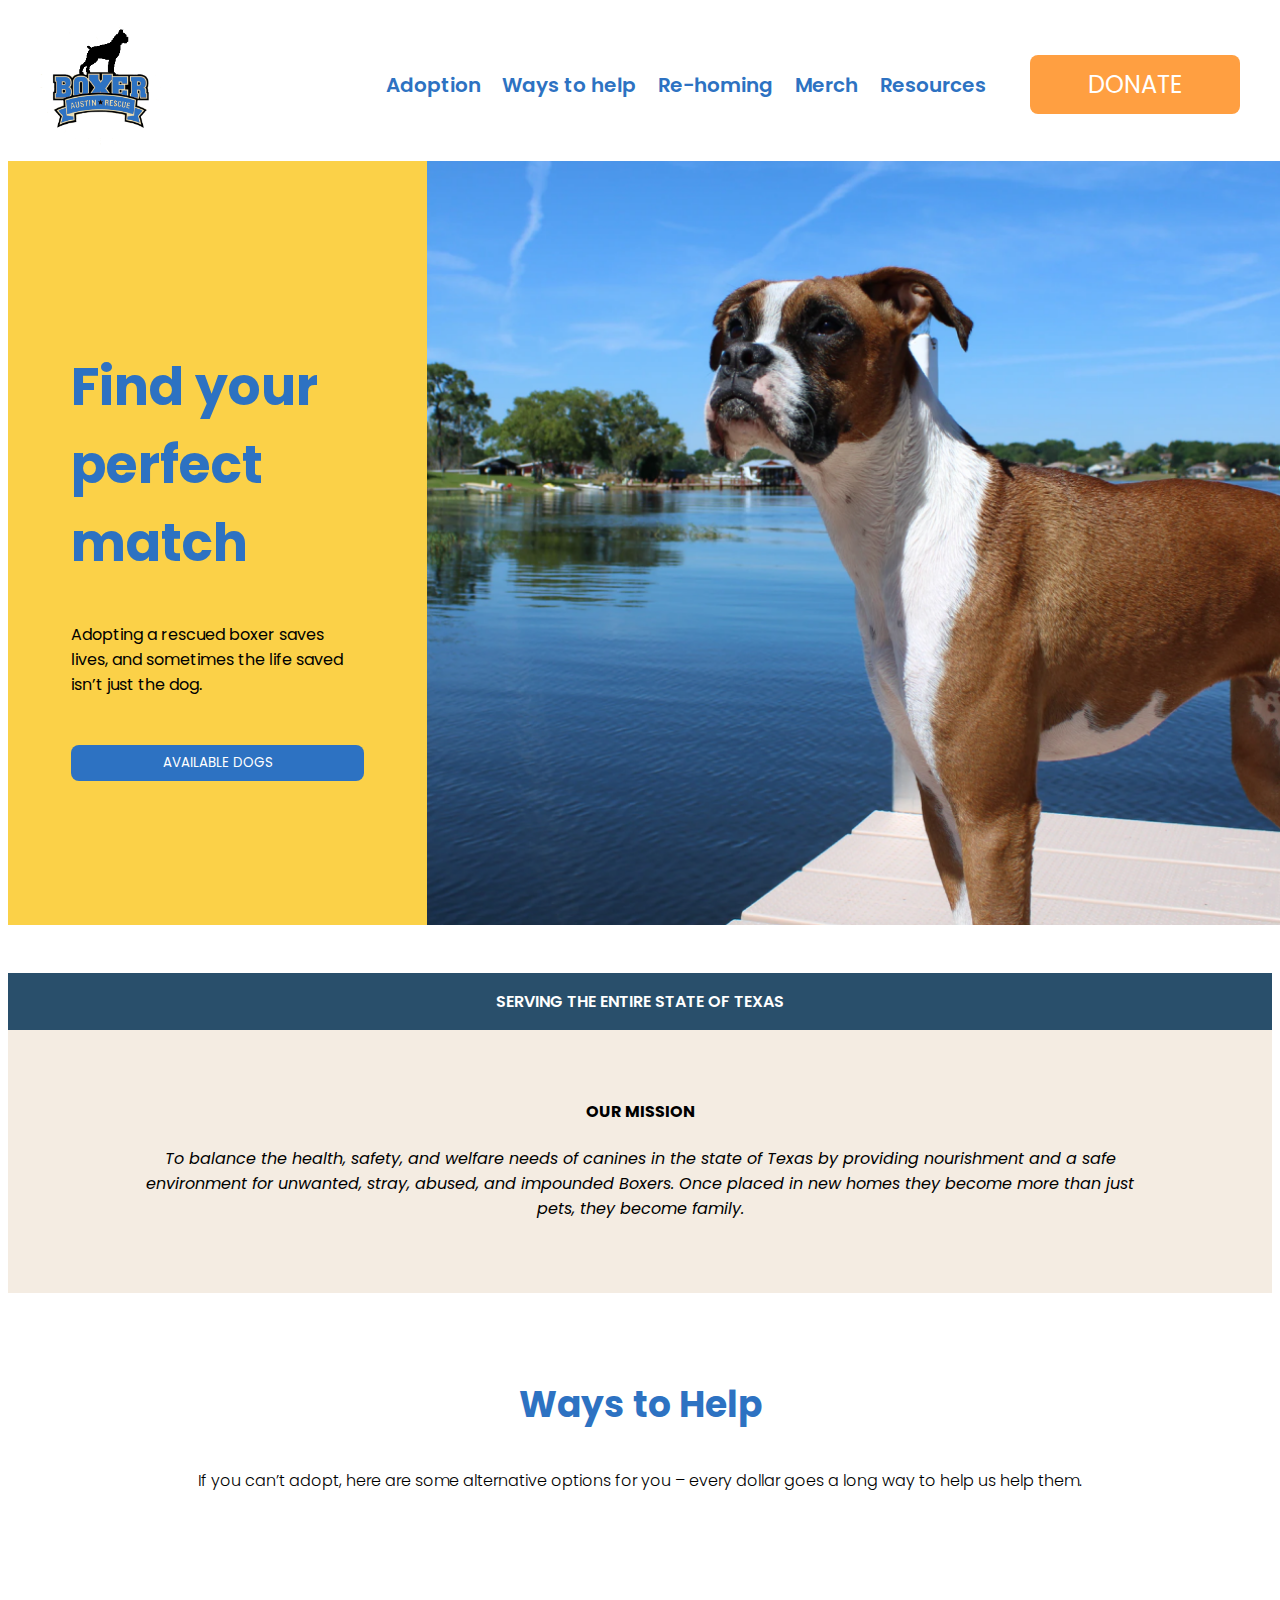
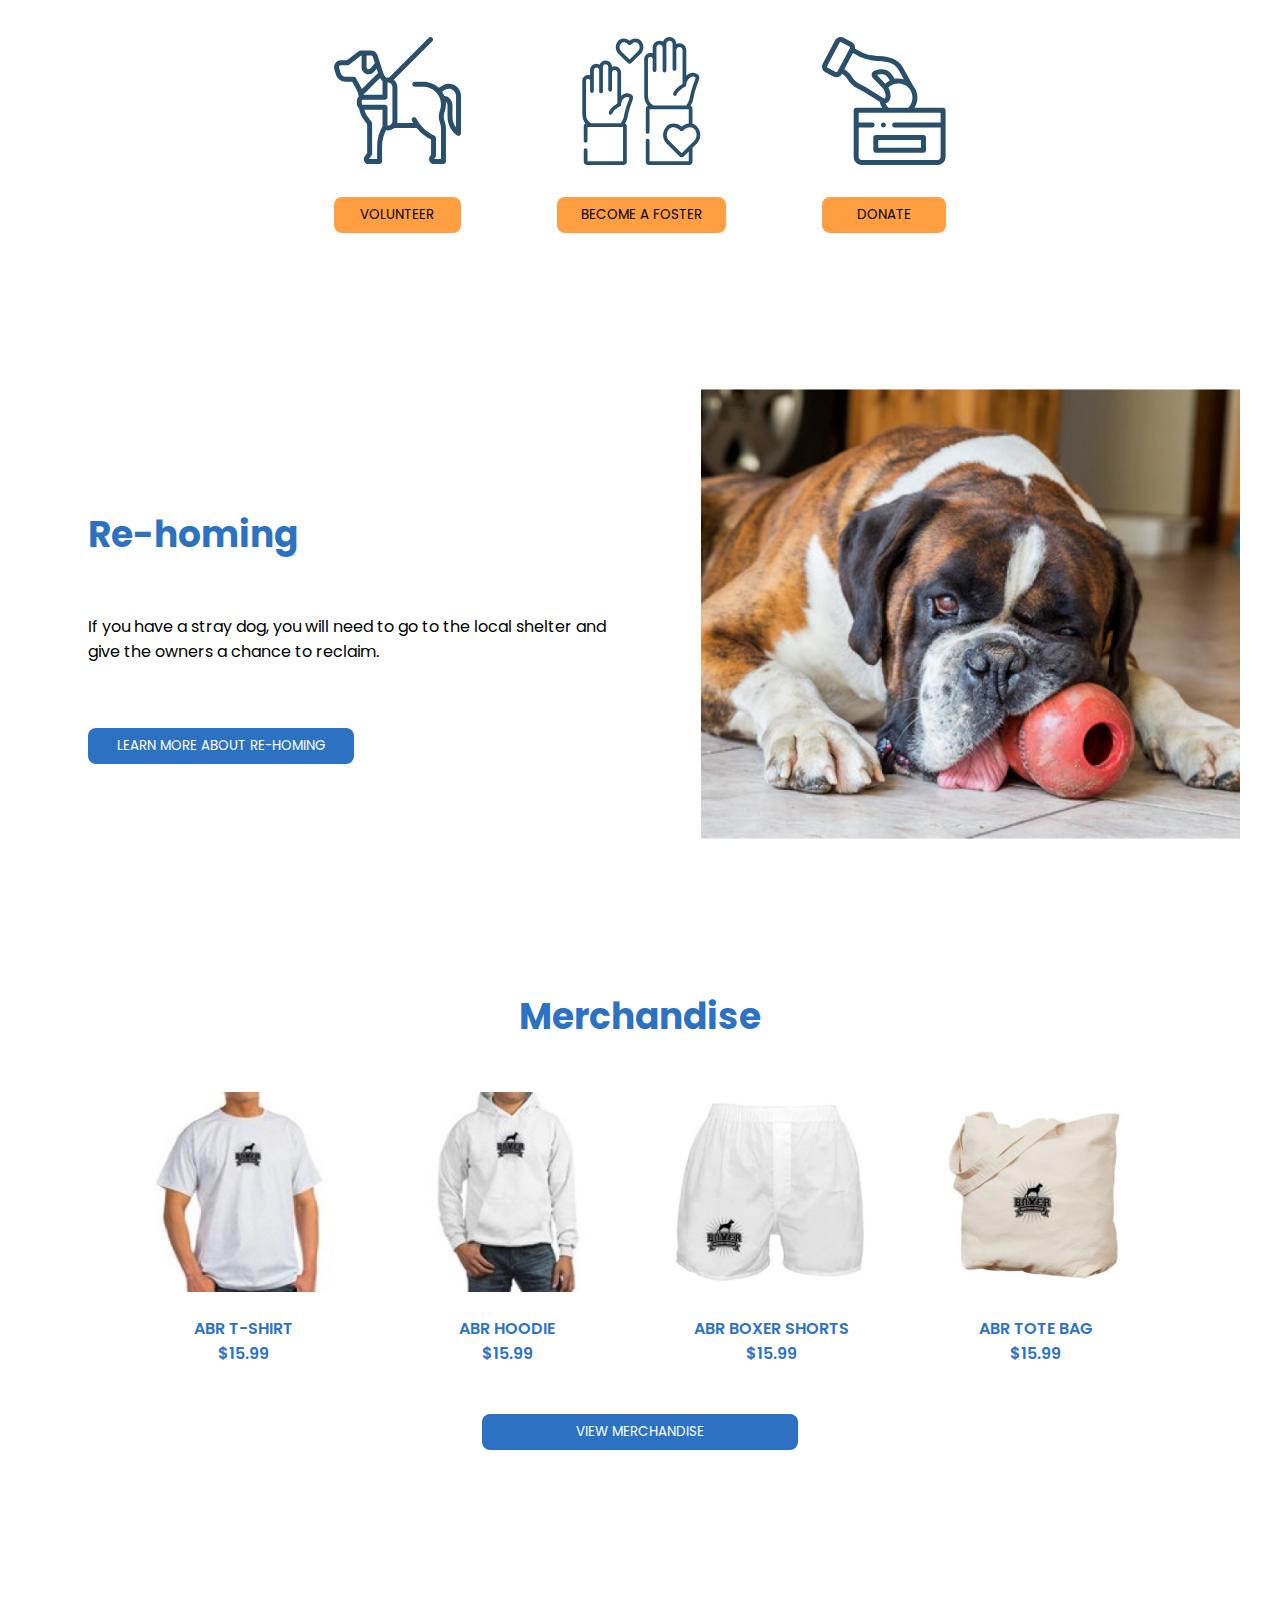
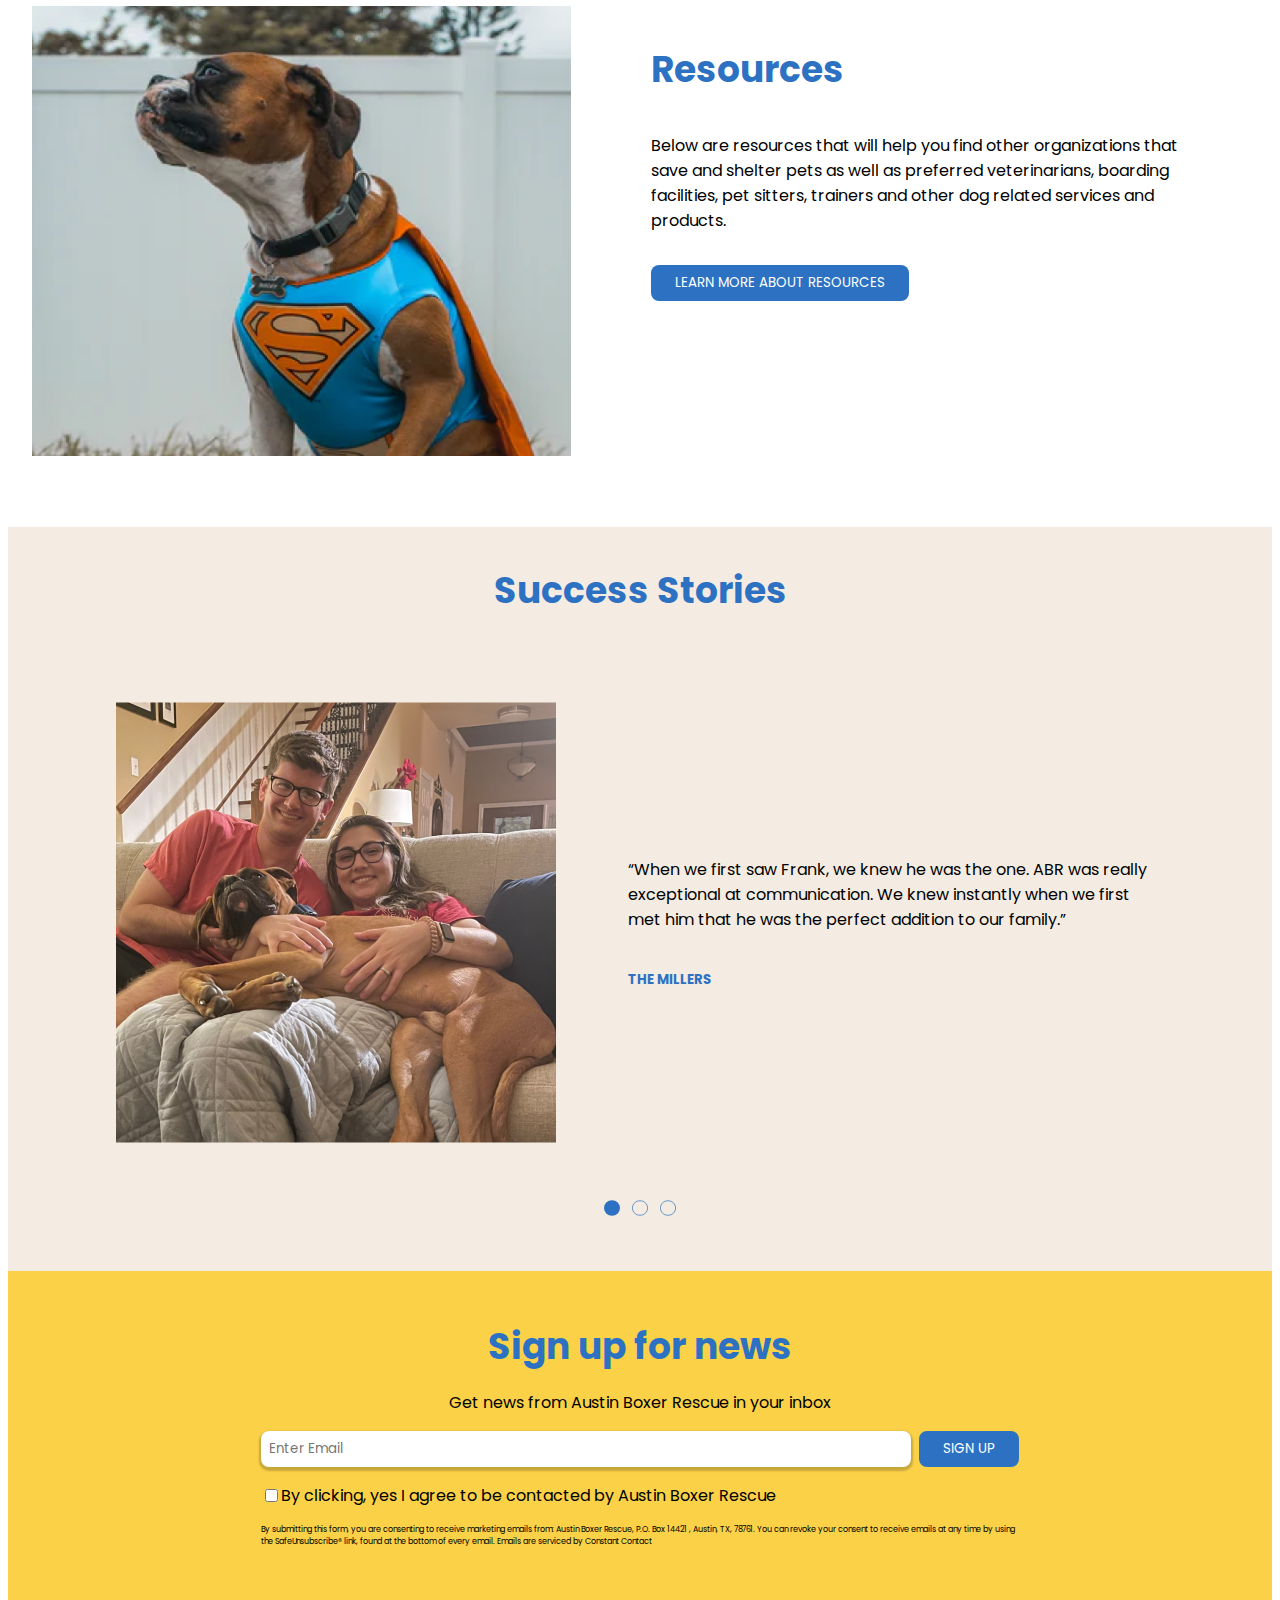
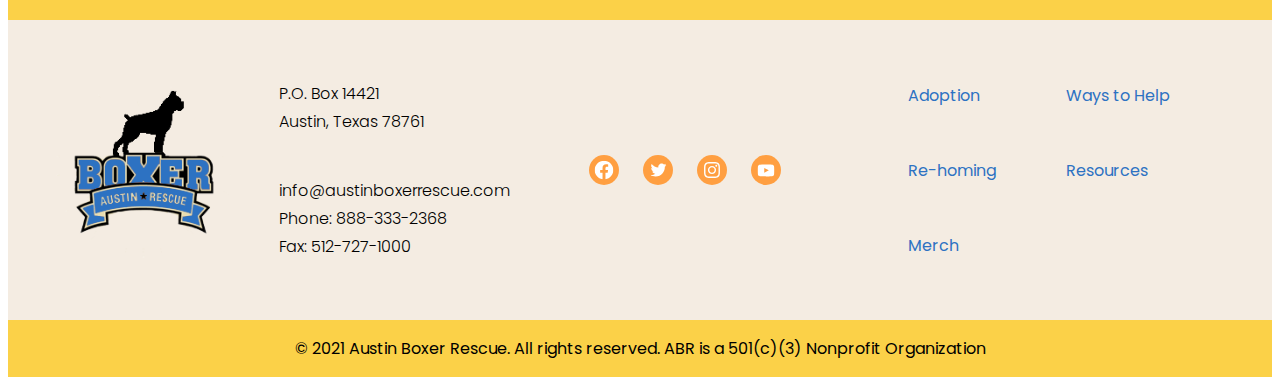
<file: index.html>
<!DOCTYPE html>
<html>
    <head>
        <link rel="stylesheet" href="css/style.css">
        <link rel="preconnect" href="https://fonts.gstatic.com">
        <link href="https://fonts.googleapis.com/css2?family=Poppins:wght@100;200;300;400;500;600;700&display=swap" rel="stylesheet">
    </head>
    <body>
        <header>
            <img id="logo" src="images/abrLogo.png">
            <nav>
                <a href="#">Adoption</a>
                <a href="./waysToHelp.html">Ways to help</a>
                <a href="#">Re-homing</a>
                <a href="#">Merch</a>
                <a href="#">Resources</a>
            </nav>
            <button>DONATE</button>
        </header>
        <section id="hero">
            <div class="left">
                <h2>Find your perfect match</h2>
                <p>Adopting a rescued boxer saves lives, and sometimes the life saved isn’t just the dog.</p>
                <button>AVAILABLE DOGS</button>
            </div>
            <div class="right">
                <img id="heroImg" src="images/heroImg.png">
            </div>
        </section>
        <section id="mission">
            <div class="top">
                <p>SERVING THE ENTIRE STATE OF TEXAS</p>
            </div>
            <div class="bottom">
                <h4>OUR MISSION</h4>
                <i>To balance the health, safety, and welfare needs of canines in the state of Texas by providing nourishment and a safe environment for unwanted, stray, abused, and impounded Boxers. Once placed in new homes they become more than just pets, they become family.</i>
            </div>
        </section>
        <section id="actions">
            <div>
                <h3 class="sectionHeader centered">Ways to Help</h3>
                <p>If you can’t adopt, here are some alternative options for you – every dollar goes a long way to help us help them.</p>
            </div>
            <div id="actionRow">
                <div class="actionIcon">
                    <img src="images/volunteer.svg">
                    <button>VOLUNTEER</button>
                </div>
                <div class="actionIcon">
                    <img src="images/foster.svg">
                    <button>BECOME A FOSTER</button>
                </div>
                <div class="actionIcon">
                    <img src="images/donate.svg">
                    <button>DONATE</button>
                </div>
            </div>
        </section>
        <section id="rehoming">
            <div class="left">
                <h3 class="sectionHeader">Re-homing</h3>
                <p>If you have a stray dog, you will need to go to the local shelter and give the owners a chance to reclaim.</p>
                <button>LEARN MORE ABOUT RE-HOMING</button>
            </div>
            <div class="right">
                <img src="images/rehomingImg.png">
            </div>
        </section>
        <section id="merchandise">
            <h4 class="sectionHeader centered">Merchandise</h4>
            <div id="productRow">
                <div class="product">
                    <img src="images/TshirtImg.png">
                    <a href="#">ABR T-SHIRT<br>$15.99</a>
                </div>
                <div class="product">
                    <img src="images/HoodieImg.png">
                    <a href="#">ABR HOODIE<br>$15.99</a>
                </div>
                <div class="product">
                    <img src="images/ShortsImg.png">
                    <a href="#">ABR BOXER SHORTS<br>$15.99</a>
                </div>
                <div class="product">
                    <img src="images/ToteImg.png">
                    <a href="#">ABR TOTE BAG<br>$15.99</a>
                </div>
            </div>
            <button>VIEW MERCHANDISE</button>
        </section>
        <section id="resources">
            <div class="left">
                <img src="images/ResourcesImg.png">
            </div>
            <div class="right">
                <h3 class="sectionHeader">Resources</h3>
                <p>Below are resources that will help you find other organizations that save and shelter pets as well as preferred veterinarians, boarding facilities, pet sitters, trainers and other dog related services and products.</p>
                <button>LEARN MORE ABOUT RESOURCES</button>
            </div>
        </section>
        <section id="successStories" class="carousel">
            <h3 class="sectionHeader">Success Stories</h3>
            <div id="testimonial">
                <div class="left">
                    <img src="images/theMillers.png">
                </div>
                <div class="right">
                    <p>“When we first saw Frank, we knew he was the one. ABR was really exceptional at communication. We knew instantly when we first met him that he was the perfect addition to our family.”</p>
                    <h5>THE MILLERS</h5>
                </div>
            </div>
            <div id="pages">
                <img src="images/ellipse_fill.svg">
                <img src="images/ellipse_empty.svg">
                <img src="images/ellipse_empty.svg">
            </div>
        </section>
        <section id="subscribe">
            <h3 class="sectionHeader">Sign up for news</h3>
            <p>Get news from Austin Boxer Rescue in your inbox</p>
            <div id="emailInput">
                <input placeholder="Enter Email">
                <button>SIGN UP</button>
            </div>
            <div id="checkboxInput">
                <input type="checkbox">
                <p>By clicking, yes I agree to be contacted by Austin Boxer Rescue</p>
            </div>
            <span>By submitting this form, you are consenting to receive marketing emails from: Austin Boxer Rescue, P.O. Box 14421 , Austin, TX, 78761. You can revoke your consent to receive emails at any time by using the SafeUnsubscribe® link, found at the bottom of every email. Emails are serviced by Constant Contact</span>
        </section>
        <footer>
            <div id="footer">
                <img id="footerLogo" src="images/abrLogo.png">
                <div>
                    <p>P.O. Box 14421</p>
                    <p>Austin, Texas 78761</p>
                    <br>
                    <p>info@austinboxerrescue.com</p>
                    <p>Phone: 888-333-2368</p>
                    <p>Fax: 512-727-1000</p>
                </div>
                <div id="icons">
                    <img src="images/Facebook Icon.svg">
                    <img src="images/Twitter Icon.svg">
                    <img src="images/Instagram Icon.svg">
                    <img src="images/Youtube Icon.svg">
                </div>
                <div id="links">
                    <a href="#">Adoption</a>
                    <a href="waysToHelp.html">Ways to Help</a>
                    <a href="#">Re-homing</a>
                    <a href="#">Resources</a>
                    <a href="#">Merch</a>
                </div>
            </div>
            <div id="copyright">
                <p>© 2021 Austin Boxer Rescue. All rights reserved. ABR is a 501(c)(3) Nonprofit Organization </p>
            </div>
        </footer>
    </body>
</html>
</file>
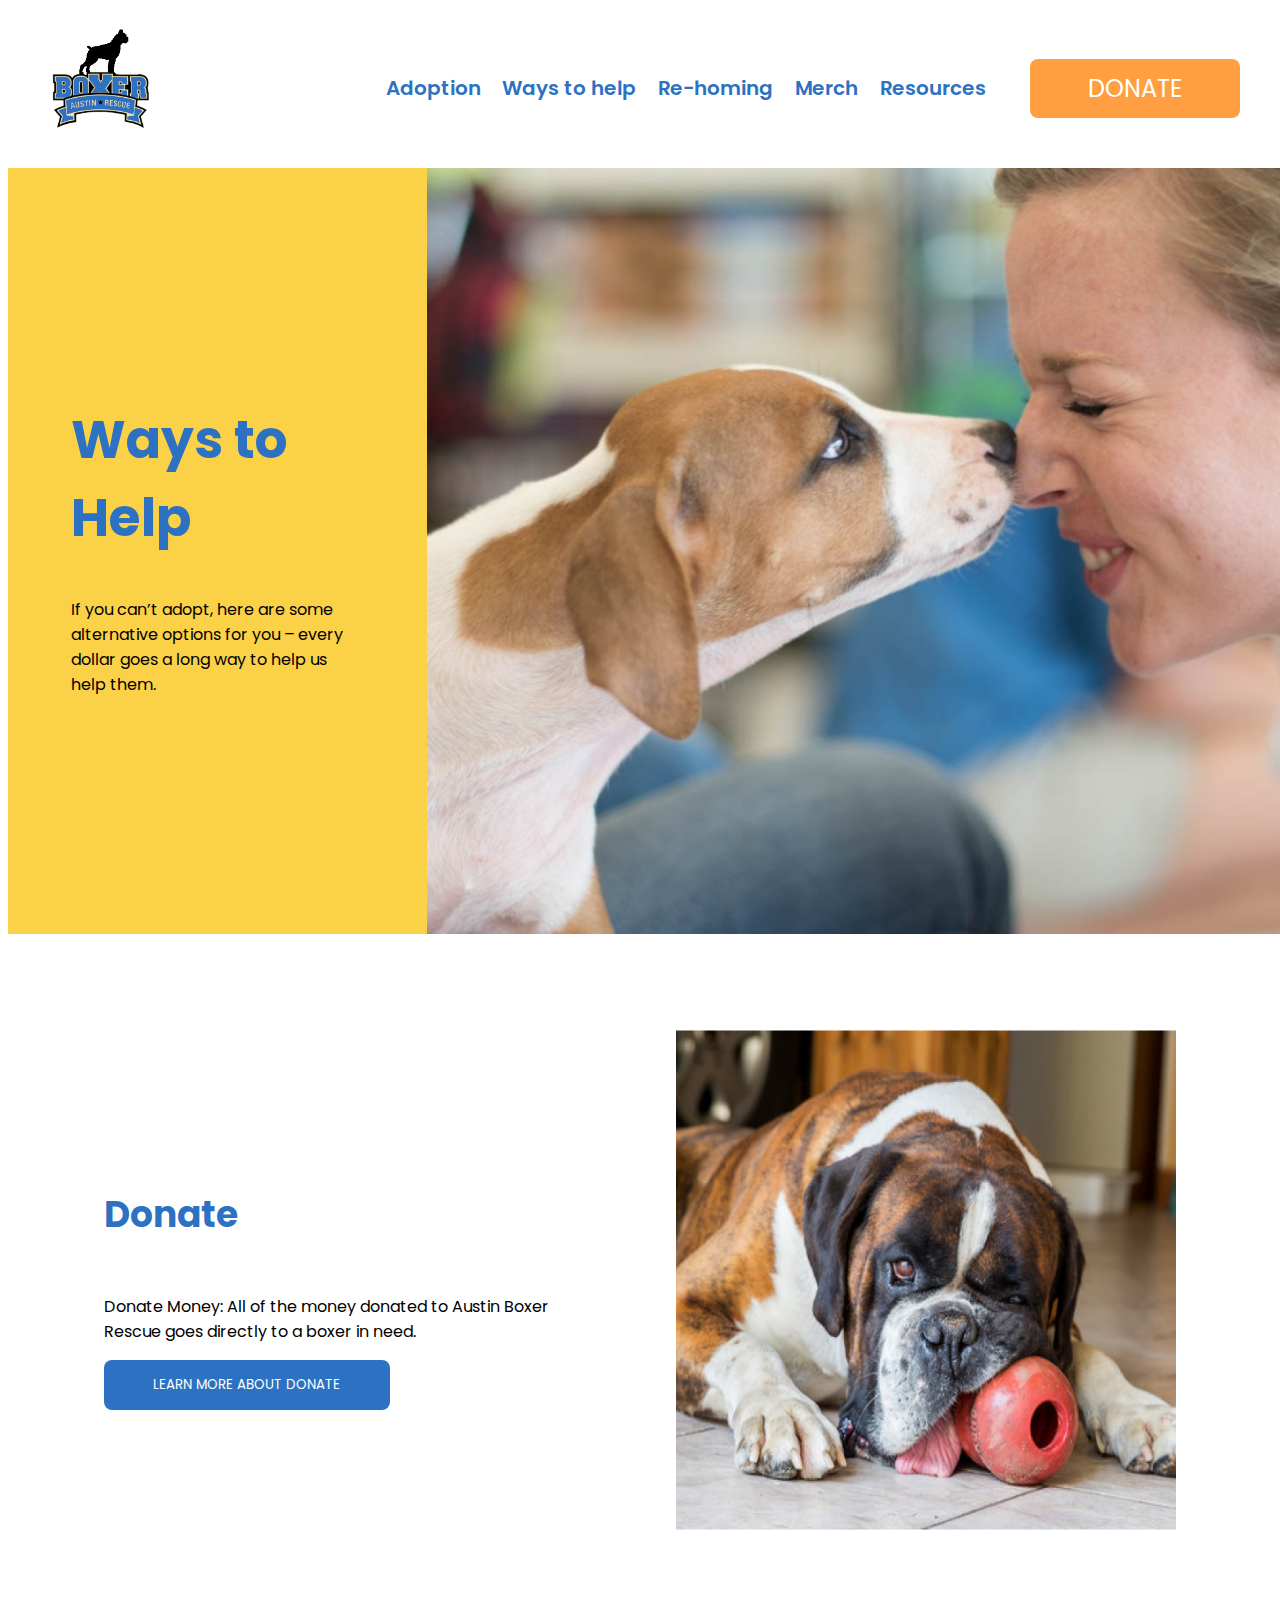
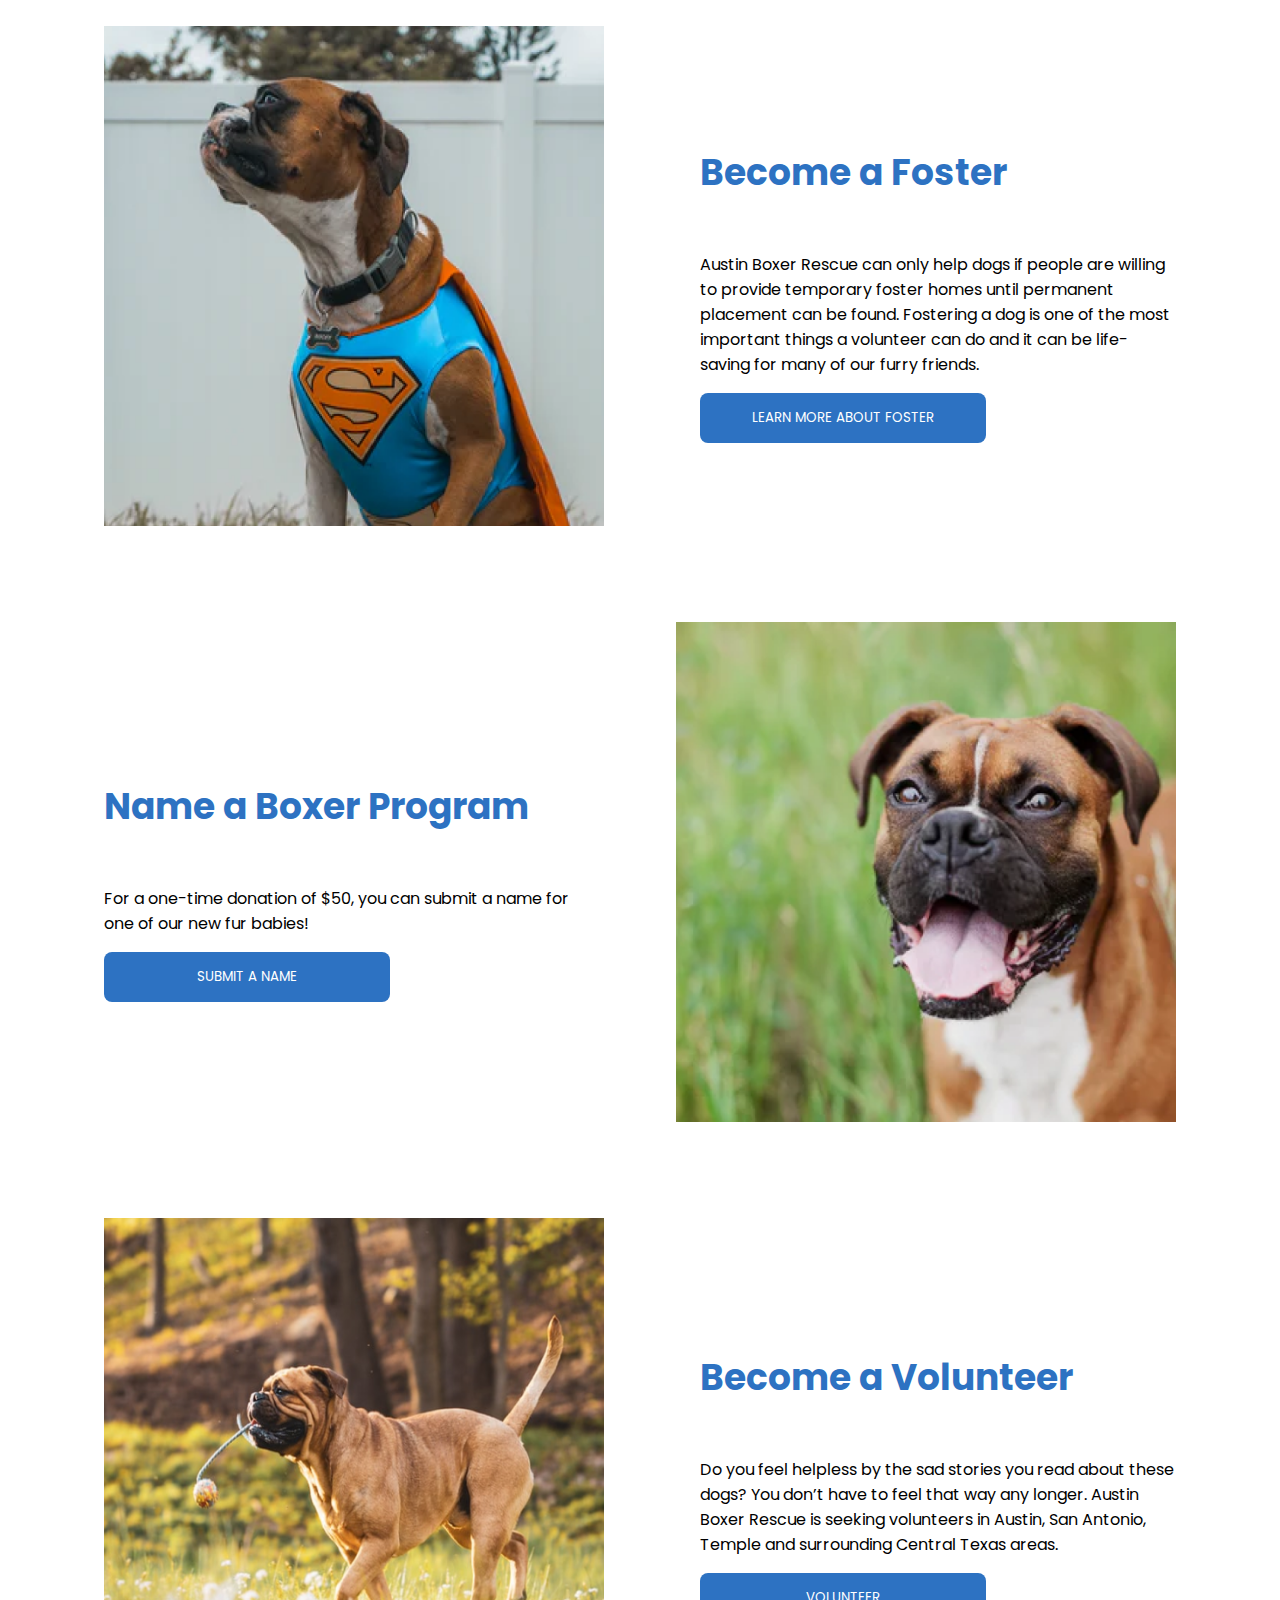
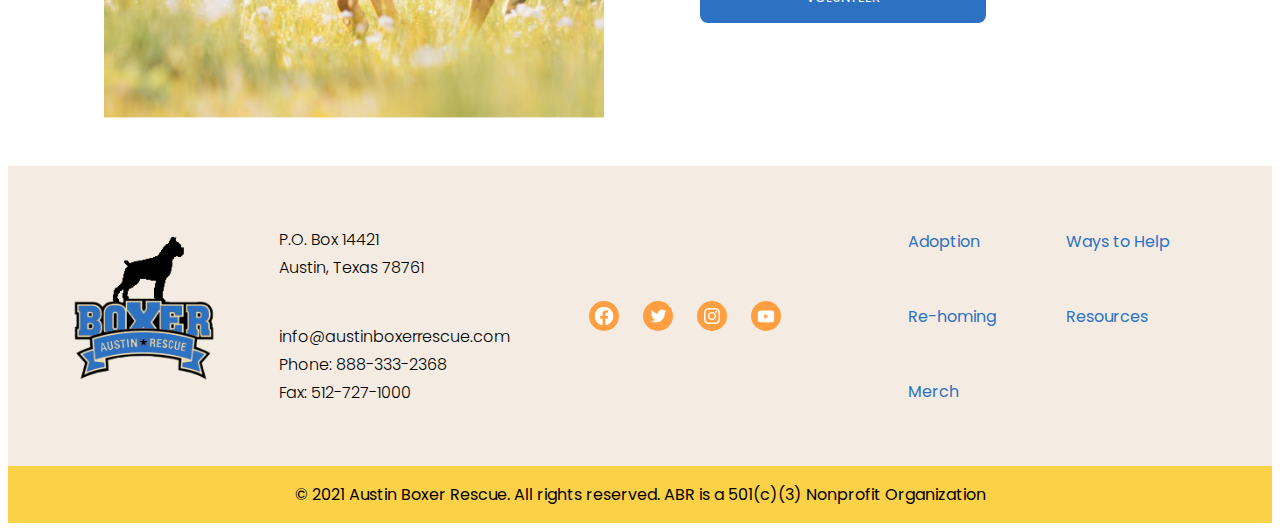
<file: waysToHelp.html>
<!DOCTYPE html>
<html>
    <head>
        <link rel="stylesheet" href="css/style.css">
        <link rel="preconnect" href="https://fonts.gstatic.com">
        <link href="https://fonts.googleapis.com/css2?family=Poppins:wght@100;200;300;400;500;600;700&display=swap" rel="stylesheet">
    </head>
    <body>
        <header>
            <a href="index.html">
                <img id="logo" src="images/abrLogo.png">
            </a>
            <nav>
                <a href="#">Adoption</a>
                <a href="waysToHelp.html">Ways to help</a>
                <a href="#">Re-homing</a>
                <a href="#">Merch</a>
                <a href="#">Resources</a>
            </nav>
            <button>DONATE</button>
        </header>
        <section id="hero">
            <div class="left">
                <h2>Ways to Help</h2>
                <p>If you can’t adopt, here are some alternative options for you – every dollar goes a long way to help us help them.</p>
            </div>
            <div class="right">
                <img id="heroImg" src="images/helpHeroImg.png">
            </div>
        </section>
        <section class="infoContent" id="donate">
            <div class="left">
                <h3 class="sectionHeader">Donate</h3>
                <p>Donate Money: All of the money donated to Austin Boxer Rescue goes directly to a boxer in need.</p>
                <button>LEARN MORE ABOUT DONATE</button>
            </div>
            <div class="right">
                <img src="images/rehomingImg.png">
            </div>
        </section>
        <section class="infoContent" id="foster">
            <div class="left">
                <img src="images/ResourcesImg.png">
            </div>
            <div class="right">
                <h3 class="sectionHeader">Become a Foster</h3>
                <p>Austin Boxer Rescue can only help dogs if people are willing to provide temporary foster homes until permanent placement can be found. Fostering a dog is one of the most important things a volunteer can do and it can be life- saving for many of our furry friends.</p>
                <button>LEARN MORE ABOUT FOSTER</button>
            </div>
        </section>
        <section class="infoContent" id="nameBoxer">
            <div class="left">
                <h3 class="sectionHeader">Name a Boxer Program</h3>
                <p>For a one-time donation of $50, you can submit a name for one of our new fur babies!</p>
                <button>SUBMIT A NAME</button>
            </div>
            <div class="right">
                <img src="images/nameImg.png">
            </div>
        </section>
        <section class="infoContent" id="volunteer">
            <div class="left">
                <img src="images/volunteerImg.png">
            </div>
            <div class="right">
                <h3 class="sectionHeader">Become a Volunteer</h3>
                <p>Do you feel helpless by the sad stories you read about these dogs? You don’t have to feel that way any longer. Austin Boxer Rescue is seeking volunteers in Austin, San Antonio, Temple and surrounding Central Texas areas.</p>
                <button>VOLUNTEER</button>
            </div>
        </section>
        <footer>
            <div id="footer">
                <img id="footerLogo" src="images/abrLogo.png">
                <div>
                    <p>P.O. Box 14421</p>
                    <p>Austin, Texas 78761</p>
                    <br>
                    <p>info@austinboxerrescue.com</p>
                    <p>Phone: 888-333-2368</p>
                    <p>Fax: 512-727-1000</p>
                </div>
                <div id="icons">
                    <img src="images/Facebook Icon.svg">
                    <img src="images/Twitter Icon.svg">
                    <img src="images/Instagram Icon.svg">
                    <img src="images/Youtube Icon.svg">
                </div>
                <div id="links">
                    <a href="#">Adoption</a>
                    <a href="#">Ways to Help</a>
                    <a href="#">Re-homing</a>
                    <a href="#">Resources</a>
                    <a href="#">Merch</a>
                </div>
            </div>
            <div id="copyright">
                <p>© 2021 Austin Boxer Rescue. All rights reserved. ABR is a 501(c)(3) Nonprofit Organization </p>
            </div>
        </footer>
    </body>
</html>
</file>
<file: css/style.css>
* {
    font-family: 'Poppins', sans-serif;
}

header {
    display: flex;
    justify-content: space-between;
    align-items: center;
    padding: 16px 0;
    margin: 0 32px;
}

header img {
    height: 121px;
}

header nav {
    display: flex;
    width: 50%;
    justify-content: space-between;
    padding: 0 16px;
    color: #2D72C2;
    font-size: 20px;
    font-weight: 600;
    margin-left: 15%;
}

header button {
    background-color: #FF9F41;
    font-size: 24px;
    width: 210px;
    padding: 12px 0;
}

header button:hover {
    background-color: #EB7400;
}

button {
    background-color: #2d72c2;
    color: #ffffff;
    border-radius: 8px;
    border: none;
    padding: 8px 24px;
}

section {
    display: flex;
    justify-content: space-between;
    align-items: stretch;
}

#hero .left {
    padding: 0 5%;
    background-color: #FBD148;
    flex-grow: 1;
    align-self: stretch;
    display: flex;
    flex-direction: column;
    justify-content: center;
}

#hero .left h2 {
    color: #2D72C2;
    font-size: 52px;
    margin-bottom: 24px;
}

#hero .left p {
    margin-bottom: 48px;
}

#hero .right img {
    height: 100%;
}

footer #footer {
    display: flex;
    align-items: center;
    height: 300px;
    background-color: #F4ECE2;
}

footer #footer #footerLogo {
    height: 175px;
    margin: 0 48px;
}

footer #footer p {
    line-height: 0.75em;
    font-weight: 300;
}

#icons {
    display: flex;
    justify-content: center;
}

#icons img {
    width: 30px;
    margin: 0 12px;
}

#links {
    display: grid;
    grid-template-columns: 1fr 1fr;
    grid-template-rows: 1fr 1fr 1fr;
    height: 75%;
    width: 25%;
    align-items: center;
}

footer #footer #icons {
    flex: 1 1 0;
}

footer #footer #links {
    padding: 0 48px;
}

footer #copyright p {
    text-align: center;
    background-color: #FBD148;
    margin: 0;
    padding: 16px 0;
}

a {
    text-decoration: none;
    color: #2D72C2;
}

#mission {
    display: flex;
    flex-direction: column;
}

#mission .top {
    background-color: #294F6B;
    color: white;
    font-weight: 600;
    text-align: center;
}

#mission .bottom {
    background-color: #F4ECE2;
    padding: 72px 128px;
    padding-top: 48px;
    text-align: center;
}

#actions {
    display: flex;
    flex-direction: column;
    justify-content: center;
    align-items: center;
    padding: 48px 0;
}

#actions p {
    font-weight: 300;
}

#actions #actionRow {
    display: flex;
    margin-top: 128px;
}

.actionIcon {
    display: flex;
    flex-direction: column;
    margin: 0 48px;
}

.actionIcon img {
    height: 128px;
    margin-bottom: 32px;
}

.actionIcon button {
    background-color: #FF9F41;
    color: black;
}

#rehoming {
    padding: 48px 0;
    padding-top: 108px;
}

#rehoming .left button {
    width: 50%;
    margin-top: 48px;
}

#rehoming .left {
    display: flex;
    flex-direction: column;
    justify-content: center;
    padding: 80px;
}

#rehoming .right img {
    height: 450px;
    padding-right: 32px;
}

.sectionHeader {
    color: #2D72C2;
    font-size: 36px;
}

.centered {
    text-align: center;
}


#merchandise {
    display: flex;
    flex-direction: column;
    align-items: center;
    padding: 48px 0;
}

#merchandise #productRow {
    display: flex;
    margin-bottom: 48px;
}

#merchandise .product img {
    height: 200px;
    margin-bottom: 24px;
}

#merchandise .product a {
    text-align: center;
    font-weight: 600;
}

#merchandise .product {
    display: flex;
    flex-direction: column;
    margin: 0 32px;
}

#merchandise button {
    width: 25%;
}

#resources {
    padding: 64px 24px;
    padding-top: 108px;
}

#resources .left img {
    height: 450px;
    padding-right: 32px;
}

#resources .right {
    padding: 0 48px;
}

#resources .right button {
    margin-top: 16px;
}

#successStories {
    display: flex;
    flex-direction: column;
    align-items: center;
    background-color: #F4ECE2;
}

#successStories #testimonial {
    display: flex;
    align-items: center;
    padding: 48px 108px;
}

#successStories #testimonial .right {
    display: flex;
    flex-direction: column;
    padding-left: 72px;
}

#successStories #testimonial .right h5  {
    color: #2D72C2;
}

#successStories #pages{
    margin-bottom: 48px;
}

#successStories #pages img {
    width: 16px;
    margin: 0 4px;
}

#subscribe {
    padding: 48px 20%;
    padding-bottom: 72px;
    display: flex;
    flex-direction: column;
    background-color: #FBD148;
}

#subscribe .sectionHeader, #subscribe > p {
    text-align: center;
}

#subscribe h3 {
    margin: 0;
}

#subscribe #emailInput {
    display: flex;
    justify-content: center;
    width: 100%;
}

#subscribe #emailInput input {
    border-radius: 8px;
    border: 0;
    box-shadow: 0 2px 2px 2px rgb(0, 0, 0, .2);
    flex-grow: 1;
    margin-right: 8px;
    padding-left: 8px;
}

#subscribe #checkboxInput {
    display: flex;
    align-items: center;
}

#subscribe > span {
    font-size: 8px;
}

#hero {
    margin-bottom: 48px;
}

.infoContent  {
    padding: 48px;
}

.infoContent .left, .infoContent .right {
    display: flex;
    flex-direction: column;
    justify-content: center;
    padding: 0 48px;
}

.infoContent img  {
    height: 500px;
    width: 500px;
}

.infoContent button  {
    height: 50px;
    width: 60%;
}
</file>
